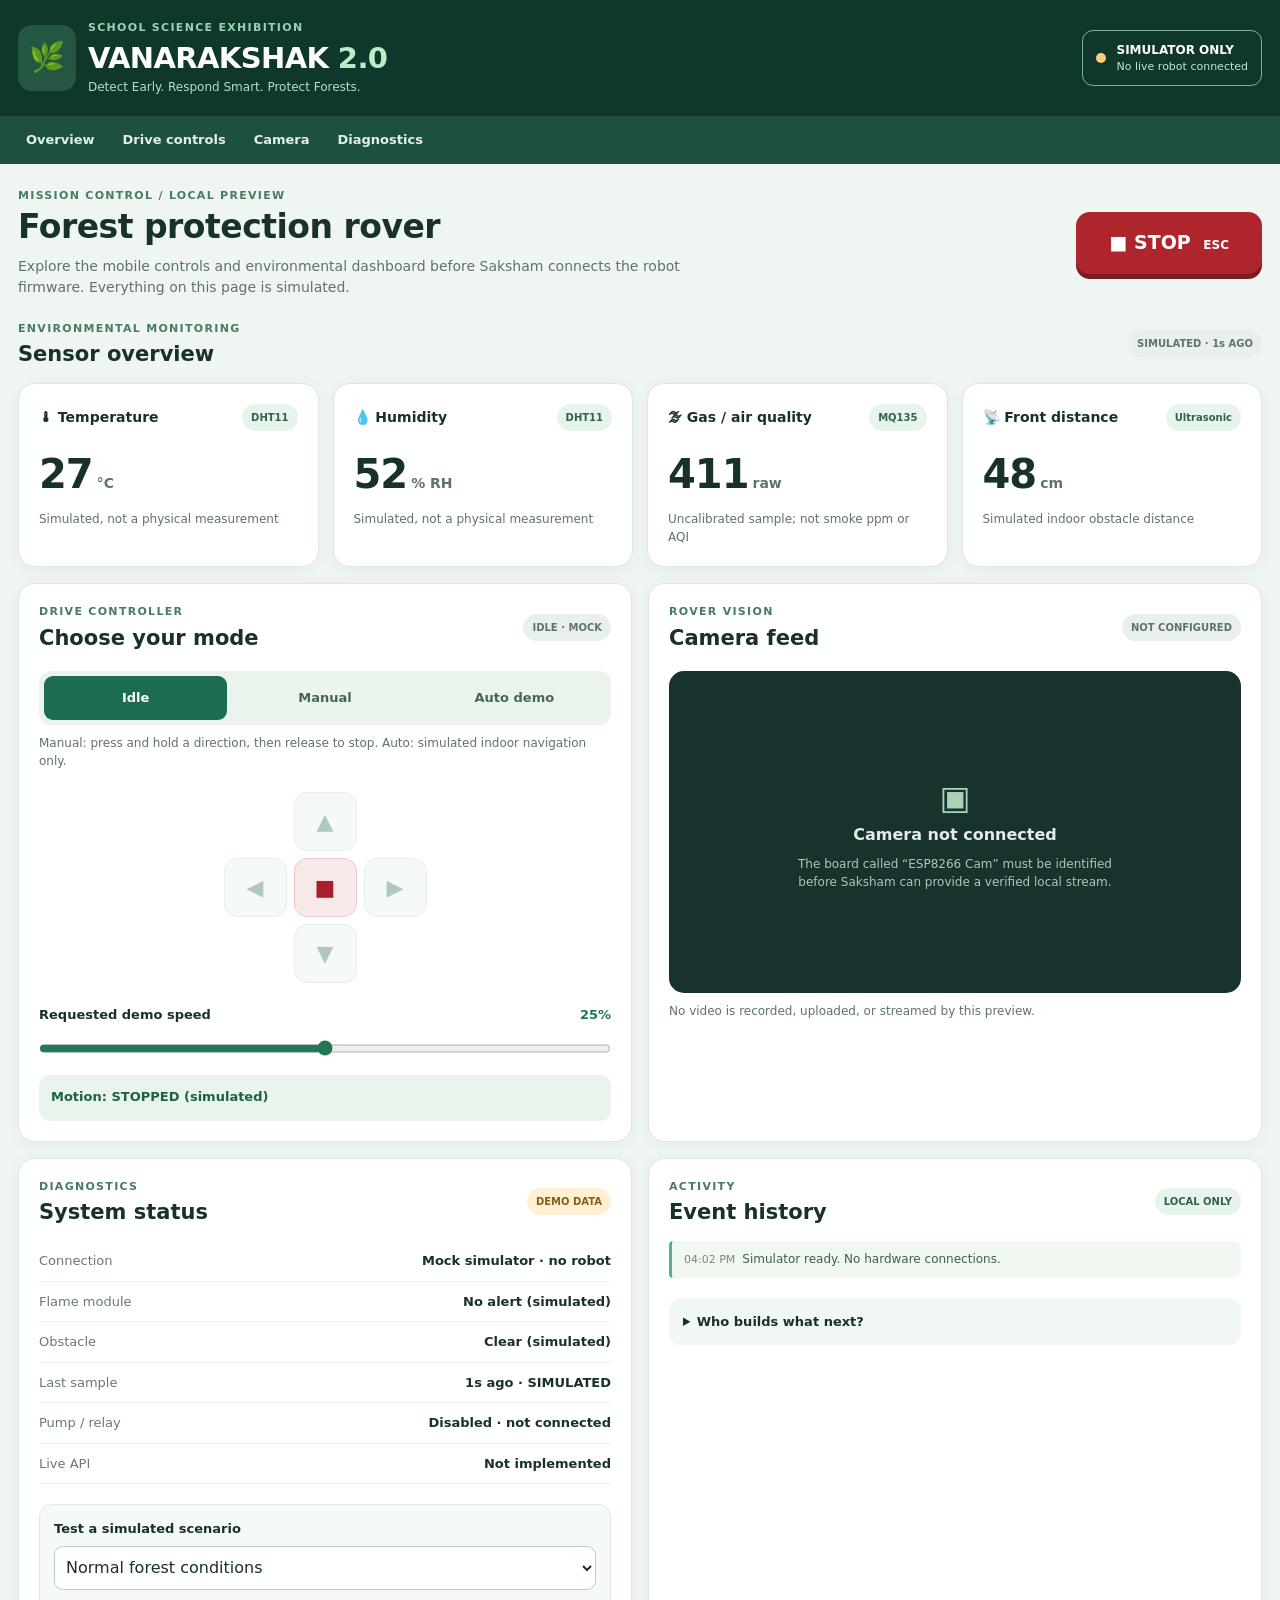
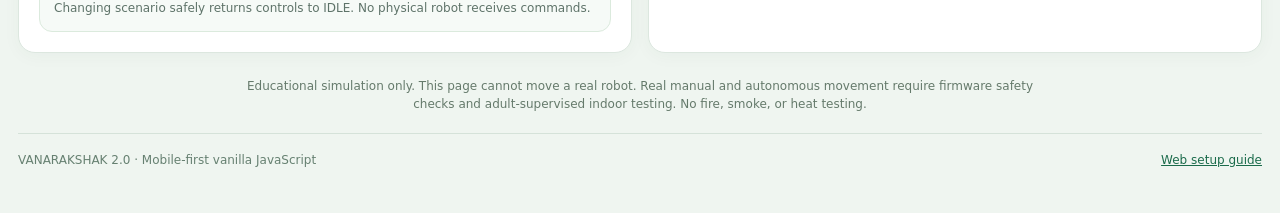
<file: web/index.html>
<!doctype html>
<html lang="en">
<head>
  <meta charset="utf-8">
  <meta name="viewport" content="width=device-width, initial-scale=1">
  <meta name="theme-color" content="#10372b">
  <meta name="description" content="VANARAKSHAK 2.0: dependency-free mobile rover simulator dashboard.">
  <title>VANARAKSHAK 2.0 | Mobile Rover Dashboard</title>
  <link rel="stylesheet" href="styles.css">
  <script src="state.js" defer></script>
  <script src="app.js" defer></script>
</head>
<body>
  <a class="skip-link" href="#main">Skip to dashboard</a>
  <header class="masthead">
    <div class="brand">
      <span class="brand-symbol" aria-hidden="true">🌿</span>
      <div><p class="eyebrow">School science exhibition</p><h1>VANARAKSHAK <span>2.0</span></h1><p class="brand-subtitle">Detect Early. Respond Smart. Protect Forests.</p></div>
    </div>
    <div class="simulator-flag" aria-label="Simulator only, not connected to a real rover"><span class="flag-dot"></span><div><strong>SIMULATOR ONLY</strong><small>No live robot connected</small></div></div>
  </header>
  <nav class="site-nav" aria-label="Dashboard navigation">
    <a href="#overview">Overview</a>
    <a href="#controls">Drive controls</a>
    <a href="#camera">Camera</a>
    <a href="#diagnostics">Diagnostics</a>
  </nav>
  <main id="main">
    <section class="hero" aria-labelledby="page-title">
      <div><p class="eyebrow">Mission control / local preview</p><h2 id="page-title">Forest protection rover</h2><p>Explore the mobile controls and environmental dashboard before Saksham connects the robot firmware. Everything on this page is simulated.</p></div>
      <button type="button" id="emergencyStop" class="emergency">■ STOP <small>ESC</small></button>
    </section>

    <section id="overview" aria-labelledby="overview-title">
      <div class="section-heading"><div><p class="eyebrow">Environmental monitoring</p><h2 id="overview-title">Sensor overview</h2></div><span id="freshness" class="tag tag-muted">SIMULATED · AWAITING SAMPLE</span></div>
      <div class="metrics">
        <article class="card metric"><div class="metric-heading"><h3>🌡 Temperature</h3><span class="tag">DHT11</span></div><p class="reading"><output id="temperature">—</output><small>°C</small></p><p class="hint">Simulated, not a physical measurement</p></article>
        <article class="card metric"><div class="metric-heading"><h3>💧 Humidity</h3><span class="tag">DHT11</span></div><p class="reading"><output id="humidity">—</output><small>% RH</small></p><p class="hint">Simulated, not a physical measurement</p></article>
        <article class="card metric"><div class="metric-heading"><h3>🌫 Gas / air quality</h3><span class="tag">MQ135</span></div><p class="reading"><output id="mq135">—</output><small>raw</small></p><p class="hint">Uncalibrated sample; not smoke ppm or AQI</p></article>
        <article class="card metric"><div class="metric-heading"><h3>📡 Front distance</h3><span class="tag">Ultrasonic</span></div><p class="reading"><output id="distance">—</output><small>cm</small></p><p class="hint">Simulated indoor obstacle distance</p></article>
      </div>
    </section>

    <div class="panel-grid">
      <section id="controls" class="card control-panel" aria-labelledby="controls-title">
        <div class="section-heading"><div><p class="eyebrow">Drive controller</p><h2 id="controls-title">Choose your mode</h2></div><span id="modeTag" class="tag tag-muted">IDLE</span></div>
        <div class="mode-switch" role="group" aria-label="Simulator driving mode">
          <button type="button" class="mode-button selected" data-mode="idle" aria-pressed="true">Idle</button>
          <button type="button" class="mode-button" data-mode="manual" aria-pressed="false">Manual</button>
          <button type="button" class="mode-button" data-mode="auto" aria-pressed="false">Auto demo</button>
        </div>
        <p class="hint">Manual: press and hold a direction, then release to stop. Auto: simulated indoor navigation only.</p>
        <div class="dpad" role="group" aria-label="Manual simulated driving directions">
          <button type="button" class="drive-button forward" data-direction="forward" aria-label="Hold to drive forward">▲</button>
          <button type="button" class="drive-button left" data-direction="left" aria-label="Hold to turn left">◀</button>
          <button type="button" class="drive-button right" data-direction="right" aria-label="Hold to turn right">▶</button>
          <button type="button" class="drive-button backward" data-direction="backward" aria-label="Hold to drive backward">▼</button>
          <button type="button" id="padStop" class="pad-stop" aria-label="Stop all simulated motion">■</button>
        </div>
        <label for="speed" class="speed-label"><span>Requested demo speed</span><output id="speedValue" for="speed">25%</output></label>
        <input type="range" id="speed" min="10" max="40" step="5" value="25">
        <p id="motionStatus" class="motion-status" role="status" aria-live="polite">Motion: STOPPED (simulated)</p>
      </section>

      <section id="camera" class="card camera-panel" aria-labelledby="camera-title">
        <div class="section-heading"><div><p class="eyebrow">Rover vision</p><h2 id="camera-title">Camera feed</h2></div><span class="tag tag-muted">NOT CONFIGURED</span></div>
        <div class="camera-screen" role="img" aria-label="Camera unavailable; exact camera module has not been verified">
          <span class="camera-glyph" aria-hidden="true">▣</span>
          <strong>Camera not connected</strong>
          <p>The board called “ESP8266 Cam” must be identified before Saksham can provide a verified local stream.</p>
        </div>
        <p class="hint">No video is recorded, uploaded, or streamed by this preview.</p>
      </section>

      <section id="diagnostics" class="card diagnostics-panel" aria-labelledby="diagnostics-title">
        <div class="section-heading"><div><p class="eyebrow">Diagnostics</p><h2 id="diagnostics-title">System status</h2></div><span class="tag tag-warning">DEMO DATA</span></div>
        <dl class="facts">
          <div><dt>Connection</dt><dd id="connectionStatus">Mock simulator · no robot</dd></div>
          <div><dt>Flame module</dt><dd id="flameStatus">Normal (simulated)</dd></div>
          <div><dt>Obstacle</dt><dd id="obstacleStatus">Clear (simulated)</dd></div>
          <div><dt>Last sample</dt><dd id="lastSample">—</dd></div>
          <div><dt>Pump / relay</dt><dd>Disabled · not connected</dd></div>
          <div><dt>Live API</dt><dd>Not implemented</dd></div>
        </dl>
        <div class="scenario-container">
          <label for="scenario"><strong>Test a simulated scenario</strong></label>
          <select id="scenario">
            <option value="normal">Normal forest conditions</option>
            <option value="obstacle">Obstacle ahead</option>
            <option value="flame">Flame sensor warning</option>
            <option value="missing">Sensor unavailable / fault</option>
            <option value="offline">Simulated connection loss</option>
          </select>
          <p class="hint">Changing scenario safely returns controls to IDLE. No physical robot receives commands.</p>
        </div>
      </section>

      <section class="card activity-panel" aria-labelledby="activity-title">
        <div class="section-heading"><div><p class="eyebrow">Activity</p><h2 id="activity-title">Event history</h2></div><span class="tag">LOCAL ONLY</span></div>
        <ol id="activityLog" class="activity-log" aria-label="Recent simulated events"></ol>
        <details class="integration-details">
          <summary>Who builds what next?</summary>
          <p><strong>You:</strong> mobile UI, transport integration and browser tests. <strong>Saksham:</strong> controller selection, firmware, motors, safety watchdog, telemetry and camera endpoint. The API contract is in <code>docs/14_API_CONTRACT.md</code>.</p>
        </details>
      </section>
    </div>
    <p class="disclaimer">Educational simulation only. This page cannot move a real robot. Real manual and autonomous movement require firmware safety checks and adult-supervised indoor testing. No fire, smoke, or heat testing.</p>
    <footer class="footer"><span>VANARAKSHAK 2.0 · Mobile-first vanilla JavaScript</span><a href="README.md">Web setup guide</a></footer>
  </main>
</body>
</html>
</file>
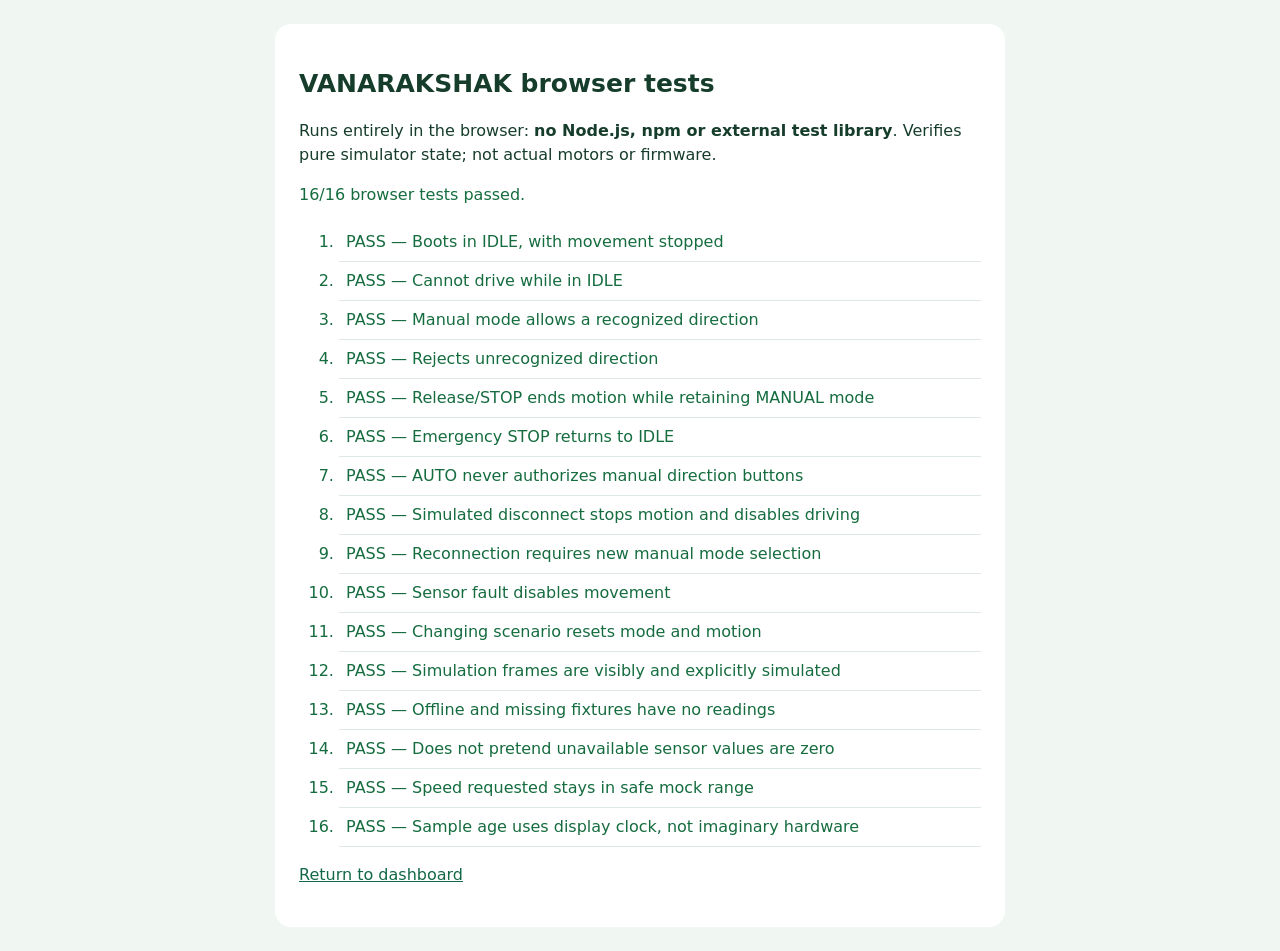
<file: web/tests.html>
<!doctype html>
<html lang="en">
<head>
  <meta charset="utf-8">
  <meta name="viewport" content="width=device-width, initial-scale=1">
  <title>VANARAKSHAK — Browser-only Logic Tests</title>
  <style>
    body{font:16px/1.5 system-ui,Arial,sans-serif;max-width:730px;padding:24px;margin:auto;background:#f0f6f1;color:#163d2b}
    main{background:white;border-radius:16px;padding:24px}h1{font-size:25px}li{padding:7px;border-bottom:1px solid #e0e8e2}
    .pass{color:#156c3f}.fail{color:#a21e2c}code{background:#edf1ef;padding:2px 5px;border-radius:4px}
    a{color:#126847}
  </style>
  <script src="state.js" defer></script>
  <script src="tests.js" defer></script>
</head>
<body><main><h1>VANARAKSHAK browser tests</h1><p>Runs entirely in the browser: <strong>no Node.js, npm or external test library</strong>. Verifies pure simulator state; not actual motors or firmware.</p><p id="result" role="status">Running…</p><ol id="cases"></ol><p><a href="index.html">Return to dashboard</a></p></main></body>
</html>
</file>
<file: web/styles.css>
:root{color-scheme:light;--forest:#0f372a;--forest2:#1b6c50;--ink:#18312a;--muted:#5e7369;--line:#dce7df;--bg:#eff5f0;--white:#fff;--danger:#af252d;--warning:#9b6516;font-family:system-ui,-apple-system,Segoe UI,Roboto,Arial,sans-serif;font-size:16px;line-height:1.5;background:var(--bg);color:var(--ink)}*{box-sizing:border-box}html{scroll-behavior:smooth}body{margin:0}button,input,select{font:inherit}button{cursor:pointer}button:focus-visible,a:focus-visible,select:focus-visible,input:focus-visible,summary:focus-visible{outline:3px solid #0b9882;outline-offset:3px}button:disabled{opacity:.35;cursor:not-allowed}.skip-link{position:absolute;top:-100px;left:12px;background:#fff;color:#000;padding:12px;z-index:10}.skip-link:focus{top:8px}.masthead{background:var(--forest);color:#fff;padding:20px max(18px,calc((100vw - 1260px)/2));display:flex;gap:14px;justify-content:space-between;align-items:center;flex-wrap:wrap}.brand{display:flex;align-items:center;gap:12px;min-width:0}.brand-symbol{font-size:29px;background:#235742;border-radius:14px;padding:11px}.eyebrow{text-transform:uppercase;letter-spacing:1.3px;font-size:11px;font-weight:750;color:#487b62;margin:0 0 4px}.brand .eyebrow{color:#9ad2b4}.brand h1{font-size:clamp(21px,3vw,29px);letter-spacing:-.6px;margin:0;line-height:1.2}.brand h1 span{color:#b8efca}.brand-subtitle{color:#b9dcc8;font-size:12px;margin:3px 0 0}.simulator-flag{display:flex;gap:11px;align-items:center;border:1px solid #7ab396;border-radius:11px;padding:10px 13px;max-width:100%}.simulator-flag strong{display:block;font-size:12px}.simulator-flag small{display:block;color:#c6e5d0;font-size:11px}.flag-dot{width:10px;height:10px;background:#ffcf75;border-radius:100%;flex:none}.site-nav{background:#1d503e;display:flex;gap:4px;flex-wrap:wrap;padding:7px max(14px,calc((100vw - 1260px)/2))}.site-nav a{color:#e2f1e7;text-decoration:none;border-radius:8px;padding:7px 12px;font-size:13px;font-weight:600}.site-nav a:hover{background:#366d56}main{max-width:1300px;margin:auto;padding:24px 18px 44px}.hero{display:flex;align-items:center;justify-content:space-between;gap:24px;margin-bottom:23px}.hero h2{font-size:clamp(23px,3.5vw,33px);margin:3px 0 9px;line-height:1.16;letter-spacing:-.5px}.hero p:not(.eyebrow){color:var(--muted);max-width:680px;font-size:14px;margin:0}.emergency{background:var(--danger);border:0;border-radius:14px;min-height:62px;padding:14px 33px;color:white;font-weight:900;font-size:19px;white-space:nowrap;box-shadow:0 5px 0 #791d24}.emergency:active{transform:translateY(3px);box-shadow:0 2px 0 #791d24}.emergency small{font-size:12px;font-weight:550;margin-left:6px}.section-heading{display:flex;align-items:center;justify-content:space-between;gap:10px;margin-bottom:16px}.section-heading h2{margin:0;font-size:21px;line-height:1.25}.tag{font-size:10px;font-weight:800;border-radius:999px;padding:6px 9px;white-space:nowrap;color:#30634a;background:#e7f4eb}.tag-warning{background:#fff0d4;color:#8b5d16}.tag-muted{background:#e9efeb;color:#5e7467}.metrics{display:grid;grid-template-columns:repeat(4,minmax(0,1fr));gap:14px;margin-bottom:16px}.card{min-width:0;border:1px solid var(--line);background:var(--white);border-radius:17px;padding:20px;box-shadow:0 3px 18px #18432b0a}.metric-heading{display:flex;align-items:center;justify-content:space-between;gap:8px}.metric h3{font-size:14px;font-weight:650;margin:0}.reading{font-size:40px;line-height:1;font-weight:850;letter-spacing:-1px;margin:23px 0 16px}.reading small{font-size:14px;letter-spacing:0;color:var(--muted);font-weight:550;margin-left:4px}.hint{color:var(--muted);font-size:12px;margin:9px 0 0}.panel-grid{display:grid;grid-template-columns:repeat(2,minmax(0,1fr));gap:16px}.mode-switch{display:flex;gap:6px;background:#ebf3ed;border-radius:12px;padding:5px;margin-top:20px}.mode-button{min-height:44px;flex:1;border:0;border-radius:9px;background:transparent;color:#456655;font-size:13px;font-weight:750}.mode-button.selected{background:var(--forest2);color:white}.dpad{display:grid;grid-template-columns:repeat(3,63px);grid-template-rows:repeat(3,59px);gap:7px;justify-content:center;touch-action:none;user-select:none;margin:22px auto}.dpad button{touch-action:none;user-select:none;border:1px solid #b8d1c2;border-radius:13px;background:#e8f1e9;color:#1f6044;font-size:22px;font-weight:800;min-height:54px}.dpad button.active{background:#216e50;color:white}.dpad .forward{grid-area:1/2}.dpad .left{grid-area:2/1}.dpad .right{grid-area:2/3}.dpad .backward{grid-area:3/2}.dpad .pad-stop{grid-area:2/2;background:#f8e9e9;color:#a91e2a;border-color:#edc9cd}.speed-label{display:flex;justify-content:space-between;font-size:13px;font-weight:650}.speed-label output{color:#1e7654}input[type=range]{width:100%;accent-color:#217853;margin:11px 0 6px;min-height:25px}.motion-status{background:#eaf3ec;color:#1d6146;font-size:13px;font-weight:750;border-radius:11px;padding:12px;margin:7px 0 0;min-height:46px}.camera-screen{aspect-ratio:16/9;border-radius:15px;background:#18322d;color:#e3ede5;display:flex;flex-direction:column;align-items:center;justify-content:center;text-align:center;padding:20px;margin-top:20px;min-height:180px}.camera-glyph{font-size:33px;color:#abd1b6}.camera-screen p{color:#aec7b7;max-width:330px;font-size:12px;margin:8px 0 0}.facts{margin:0}.facts>div{border-bottom:1px solid #edf2ed;display:flex;justify-content:space-between;gap:12px;padding:10px 0;font-size:13px}.facts dt{color:#657c6c}.facts dd{margin:0;font-weight:650;text-align:right;max-width:62%}.scenario-container{margin-top:20px;padding:14px;border:1px solid #dbeadd;border-radius:13px;background:#f6faf7}.scenario-container label{display:block;font-size:13px;margin-bottom:7px}.scenario-container select{width:100%;max-width:100%;min-height:44px;border:1px solid #bad0be;border-radius:9px;background:white;color:var(--ink);padding:7px}.activity-log{list-style:none;margin:0;padding:0;display:grid;gap:7px}.activity-log li{border-left:3px solid #5baf84;background:#f1f8f2;border-radius:4px 8px 8px 4px;padding:9px 12px;font-size:12px;color:#3d5e4b}.activity-log time{font-size:11px;color:#768b7b;margin-right:7px}.integration-details{margin-top:20px;background:#f1f7f2;padding:14px;border-radius:12px;font-size:13px}.integration-details summary{cursor:pointer;font-weight:750}.integration-details p{color:#586b5d}.disclaimer{margin:24px auto 0;text-align:center;color:#657a6b;font-size:12px;max-width:800px}.footer{display:flex;justify-content:space-between;gap:10px;flex-wrap:wrap;border-top:1px solid #d5e2d9;color:#668071;font-size:12px;margin-top:20px;padding-top:17px}.footer a{color:#1b6b4b}#overview,#controls,#camera,#diagnostics{scroll-margin-top:12px}@media(max-width:980px){.metrics{grid-template-columns:repeat(2,minmax(0,1fr))}}@media(max-width:720px){main{padding:21px 14px 36px}.hero{flex-direction:column;align-items:stretch;gap:17px}.emergency{width:100%;min-height:59px}.panel-grid{grid-template-columns:1fr}.card{padding:17px}.masthead{padding:16px}.reading{font-size:35px;margin:17px 0 14px}}@media(max-width:370px){.metrics{grid-template-columns:1fr}.site-nav a{padding:7px 9px}.reading{font-size:36px}.brand-subtitle{font-size:11px}.dpad{grid-template-columns:repeat(3,56px);grid-template-rows:repeat(3,57px)}}@media(prefers-reduced-motion:reduce){html{scroll-behavior:auto}*,*::before,*::after{transition:none!important;animation:none!important}}
</file>
